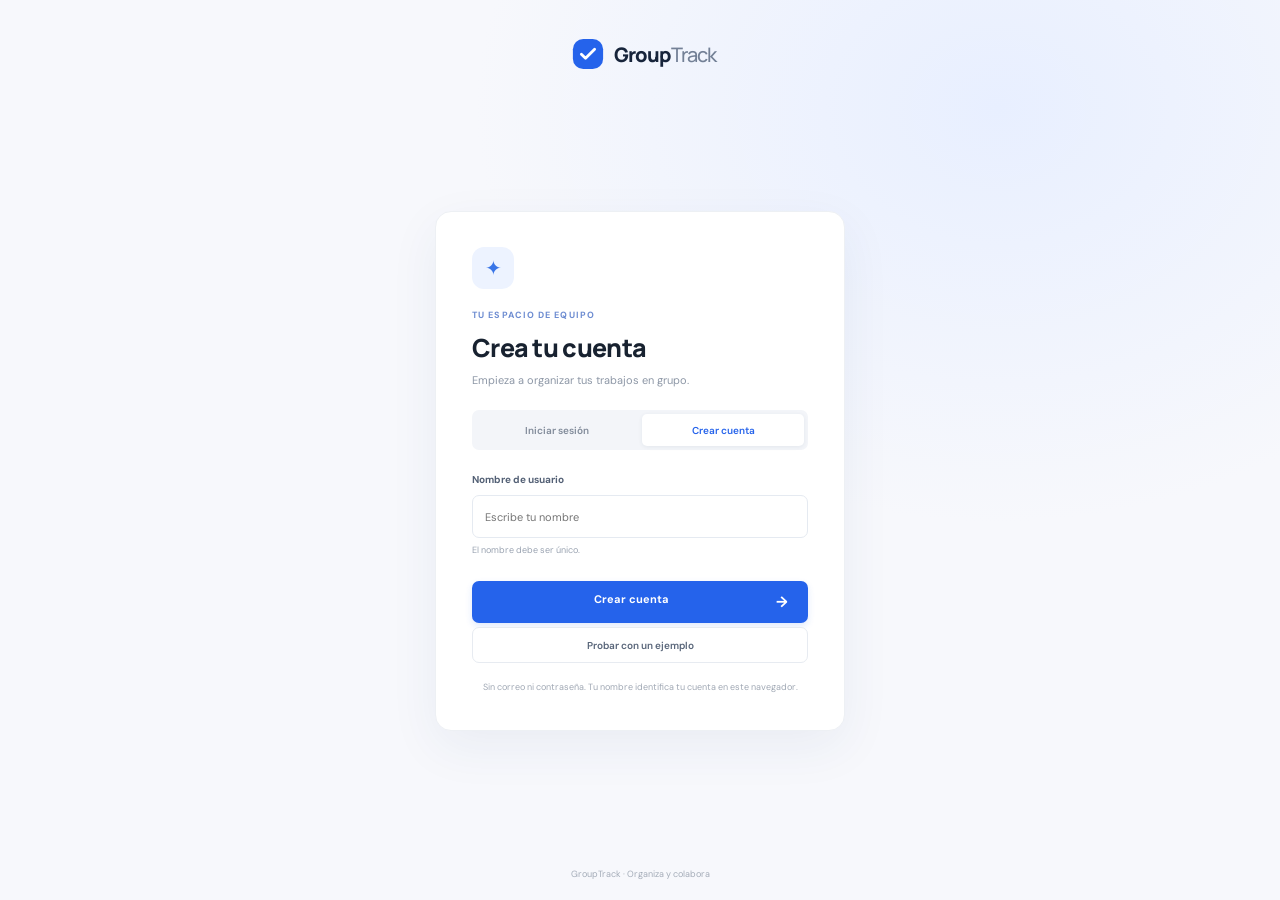
<file: index.html>
<!doctype html>
<html lang="es">
<head>
  <meta charset="UTF-8" />
  <meta name="viewport" content="width=device-width, initial-scale=1" />
  <meta name="theme-color" content="#f7f8fc" />
  <title>GroupTrack</title>
  <link rel="preconnect" href="https://fonts.googleapis.com">
  <link rel="preconnect" href="https://fonts.gstatic.com" crossorigin>
  <link href="https://fonts.googleapis.com/css2?family=DM+Sans:wght@400;500;600;700&family=Manrope:wght@500;600;700;800&display=swap" rel="stylesheet">
  <link rel="stylesheet" href="styles.css" />
</head>
<body>
  <section id="registerScreen" class="register-screen">
    <a class="brand register-brand" href="#"><span class="brand-mark"><svg viewBox="0 0 36 36"><rect x="2" y="2" width="32" height="32" rx="11" fill="currentColor"/><path d="M11 18.2 15.4 22.5 25 13" fill="none" stroke="white" stroke-width="3" stroke-linecap="round" stroke-linejoin="round"/></svg></span><span>Group<span class="brand-light">Track</span></span></a>
    <main class="register-card">
      <span class="register-icon">✦</span>
      <p class="register-eyebrow">TU ESPACIO DE EQUIPO</p>
      <h1 id="authTitle">Crea tu cuenta</h1>
      <p class="register-intro" id="authIntro">Empieza a organizar tus trabajos en grupo.</p>
      <div class="auth-switch" role="tablist" aria-label="Acceso"><button id="loginMode" type="button" role="tab" aria-selected="false">Iniciar sesión</button><button id="registerMode" type="button" role="tab" aria-selected="true">Crear cuenta</button></div>
      <form id="registerForm">
        <label for="registerName">Nombre de usuario</label>
        <input id="registerName" name="name" type="text" minlength="2" maxlength="32" autocomplete="nickname" placeholder="Escribe tu nombre" required />
        <p class="input-hint" id="authHint">El nombre debe ser único.</p>
        <p class="form-error" id="registerError" role="alert"></p>
        <button class="primary-button register-submit" id="authSubmit" type="submit">Crear cuenta <span>→</span></button>
              <button class="secondary-button full-button" id="demoButton" type="button">Probar con un ejemplo</button>
      </form>
      <p class="register-note">Sin correo ni contraseña. Tu nombre identifica tu cuenta en este navegador.</p>
    </main>
    <p class="register-footer">GroupTrack · Organiza y colabora</p>
  </section>

  <div class="app-shell" id="appShell" hidden>
    <aside class="sidebar" id="sidebar">
      <a class="brand" href="#dashboard"><span class="brand-mark"><svg viewBox="0 0 36 36"><rect x="2" y="2" width="32" height="32" rx="11" fill="currentColor"/><path d="M11 18.2 15.4 22.5 25 13" fill="none" stroke="white" stroke-width="3" stroke-linecap="round" stroke-linejoin="round"/></svg></span><span>Group<span class="brand-light">Track</span></span></a>
      <div class="workspace-switch"><span class="workspace-icon" id="userInitial">?</span><span class="workspace-copy"><strong id="workspaceUser">Mi espacio</strong><small>Espacio personal</small></span></div>
      <div class="nav-label">TU ESPACIO</div>
      <nav class="main-nav" aria-label="Navegación">
        <button class="nav-item active" data-page="dashboard"><span class="nav-icon">▦</span><span>Proyectos</span></button>
        <button class="nav-item" data-page="project"><span class="nav-icon">◫</span><span>Proyecto</span></button>
        <button class="nav-item" data-page="tasks"><span class="nav-icon">☷</span><span>Tareas</span></button>
        <button class="nav-item" data-page="calendar"><span class="nav-icon">▣</span><span>Calendario</span></button>
        <button class="nav-item" data-page="participation"><span class="nav-icon">◉</span><span>Participación</span></button>
        <button class="nav-item" data-page="notifications"><span class="nav-icon">♧</span><span>Notificaciones</span></button>
      </nav>
    </aside>
    <main class="main-area">
      <header class="topbar"><button class="back-button" id="backButton" aria-label="Volver" title="Volver">←</button><button class="mobile-menu" id="mobileMenu" aria-label="Abrir menú">☰</button><div class="crumb"><span>GroupTrack</span><span class="crumb-slash">/</span><strong id="crumbTitle">Proyectos</strong></div><div class="top-actions"><button class="icon-button notification-button" data-page="notifications" aria-label="Notificaciones">♧</button><span class="top-divider"></span><div class="profile-menu"><button class="top-avatar" id="topInitial" aria-label="Cuenta" aria-expanded="false">?</button><div class="profile-popover" id="profilePopover" hidden><strong id="topProfileName">Usuario</strong><button id="logoutButton">Cerrar sesión <span>↪</span></button></div></div></div></header>
      <div class="page-wrap">
        <section class="page active-page" id="page-dashboard"></section>
        <section class="page" id="page-project"></section>
        <section class="page" id="page-tasks"></section>
        <section class="page" id="page-calendar"></section>
        <section class="page" id="page-documents"></section>
        <section class="page" id="page-participation"></section>
        <section class="page" id="page-notifications"></section>
      </div>
    </main>
  </div>
  <div class="modal-backdrop" id="modalBackdrop" aria-hidden="true"><div class="modal" role="dialog" aria-modal="true" aria-labelledby="modalTitle"><button class="modal-close" id="modalClose" aria-label="Cerrar">×</button><span class="modal-icon">✦</span><h2 id="modalTitle"></h2><p id="modalDesc"></p><form id="dataForm"></form></div></div>
  <div class="toast" id="toast" role="status"></div>
  <script src="app.js?v=20261030-wireframe-final"></script>
</body>
</html>
</file>
<file: styles.css>
:root{--blue:#2563eb;--blue-dark:#1d4ed8;--ink:#182230;--muted:#8993a4;--line:#edf0f4;--bg:#f7f8fc;--white:#fff;--green:#16a675;--shadow:0 3px 14px rgba(19,35,65,.035)}*{box-sizing:border-box}body{margin:0;background:var(--bg);color:var(--ink);font-family:'DM Sans',sans-serif;font-size:14px;-webkit-font-smoothing:antialiased}button,input,textarea{font:inherit}button{cursor:pointer}h1,h2,h3,p{margin:0}.app-shell{min-height:100vh}.sidebar{width:248px;position:fixed;inset:0 auto 0 0;background:#fff;border-right:1px solid #edf0f4;padding:24px 15px 12px;display:flex;flex-direction:column;z-index:5}.brand{height:40px;display:flex;align-items:center;gap:9px;padding-left:7px;text-decoration:none;color:#17243b;font:800 20px Manrope,sans-serif;letter-spacing:-.8px}.brand-mark{width:34px;height:34px;color:var(--blue)}.brand-mark svg{display:block}.brand-light{font-weight:500;color:#738096}.workspace-switch{margin:27px 0 29px;padding:11px 10px;border:1px solid #eef0f4;border-radius:10px;display:flex;align-items:center;gap:9px}.workspace-icon{height:31px;width:31px;display:grid;place-items:center;border-radius:9px;background:#ecf3ff;color:var(--blue);font-weight:700}.workspace-copy,.profile-copy{display:flex;flex-direction:column;gap:3px;flex:1}.workspace-copy strong,.profile-copy strong{font-size:12px}.workspace-copy small,.profile-copy small{font-size:10px;color:#9aa3b2}.chevron{color:#929bad}.nav-label{font-size:9px;font-weight:700;letter-spacing:1.1px;color:#a1a9b6;padding:0 10px 10px}.second-label{margin-top:25px}.main-nav{display:grid;gap:4px}.nav-item{border:0;background:transparent;width:100%;height:40px;padding:0 10px;display:flex;align-items:center;gap:12px;border-radius:8px;text-align:left;color:#727d8f;font-size:12px;transition:.15s}.nav-item:hover{background:#f6f8fc;color:#3b4658}.nav-item.active{background:#edf3ff;color:var(--blue);font-weight:700}.nav-icon{width:17px;text-align:center;font-size:17px;line-height:1}.nav-count{margin-left:auto;background:#fff;color:var(--blue);border:1px solid #e4ecff;border-radius:12px;padding:2px 7px;font-size:10px}.nav-count.pale{background:#f0f2f6;color:#748094;border-color:transparent}.notification-dot{height:6px;width:6px;margin-left:auto;border-radius:50%;background:#f37b68}.sidebar-bottom{margin-top:auto}.help-card{background:#f6f8fc;border:1px solid #eff1f5;border-radius:10px;padding:13px 12px;margin-bottom:15px;position:relative}.help-spark{color:#e8a73a;position:absolute;right:13px;top:12px}.help-card strong{display:block;font-size:11px;margin-bottom:5px}.help-card small{font-size:10px;color:#909aab}.help-card button{display:flex;justify-content:space-between;width:100%;margin-top:11px;background:none;border:0;padding:0;color:var(--blue);font-size:10px;font-weight:700}.profile{width:100%;display:flex;align-items:center;gap:9px;border:0;border-top:1px solid #f0f1f5;background:white;padding:13px 3px 3px;text-align:left}.avatar,.top-avatar{flex:0 0 auto;width:31px;height:31px;border-radius:50%;display:grid;place-items:center;font-size:10px;font-weight:700}.avatar-blue{background:#e9f0ff;color:#4d73cb}.avatar-green{background:#e5f6ee;color:#27875f}.avatar-purple{background:#eee9ff;color:#8064ca}.avatar-orange{background:#fff0e8;color:#d7794b}.avatar-pink{background:#ffeaf1;color:#c76183}.avatar-yellow{background:#fff6dc;color:#ac871e}.more{font-size:20px;color:#8c96a5}.main-area{margin-left:248px;min-height:100vh}.topbar{height:68px;background:rgba(255,255,255,.86);border-bottom:1px solid #edf0f4;display:flex;align-items:center;justify-content:space-between;padding:0 37px;position:sticky;top:0;z-index:4;backdrop-filter:blur(14px)}.crumb{display:flex;gap:10px;align-items:center;font-size:11px;color:#9aa3b2}.crumb strong{font-weight:600;color:#344054}.crumb-slash{color:#d6dbe3}.top-actions{display:flex;align-items:center;gap:17px}.search{width:218px;height:34px;border:1px solid #edf0f4;border-radius:7px;display:flex;align-items:center;padding:0 8px;color:#98a1af;gap:7px}.search span{font-size:21px}.search input{border:0;outline:0;min-width:0;width:100%;font-size:11px;background:transparent}.search kbd{white-space:nowrap;font:9px 'DM Sans';border:1px solid #e9ebf0;border-radius:3px;padding:2px 4px;color:#a2a9b4}.icon-button{border:0;background:none;color:#6d7889;font-size:20px;position:relative}.notification-button i{position:absolute;width:5px;height:5px;background:#f17d6e;border:1px solid #fff;border-radius:50%;right:1px;top:2px}.top-divider{height:22px;width:1px;background:#edf0f4}.top-avatar{border:0;background:#e7efff;color:#5677c5}.mobile-menu{display:none}.page-wrap{max-width:1380px;padding:31px 38px 50px;margin:0 auto}.page{display:none}.page.active-page{display:block;animation:fade .22s ease}@keyframes fade{from{opacity:0;transform:translateY(4px)}to{opacity:1;transform:none}}.welcome-row{display:flex;align-items:flex-end;justify-content:space-between;margin-bottom:24px}.eyebrow{font-size:9px;letter-spacing:.9px;color:#929cad;font-weight:700;margin-bottom:9px}.sun{color:#e6a735;font-size:13px;margin-right:4px}h1{font:800 27px Manrope,sans-serif;letter-spacing:-.8px}.wave{color:#f2b957;font-size:21px}.page-subtitle{color:#8a94a4;font-size:11px;margin-top:6px}.primary-button{height:37px;padding:0 15px;border:0;border-radius:7px;background:var(--blue);color:white;font-size:11px;font-weight:700;box-shadow:0 3px 7px #2563eb24;transition:.17s}.primary-button:hover{background:var(--blue-dark);transform:translateY(-1px)}.primary-button>span{font-size:15px;margin-right:5px;vertical-align:-1px}.stats-grid{display:grid;grid-template-columns:repeat(4,minmax(0,1fr));gap:14px;margin-bottom:17px}.stat-card,.panel{background:#fff;border:1px solid #edf0f4;border-radius:10px;box-shadow:var(--shadow)}.stat-card{padding:15px 16px 13px;min-height:125px}.stat-top{display:flex;justify-content:space-between;align-items:center;margin-bottom:9px}.stat-icon{height:27px;width:27px;display:grid;place-items:center;border-radius:7px;font-size:15px}.blue-icon{background:#edf3ff;color:#4780ed}.purple-icon{background:#f1edff;color:#8b6de0}.orange-icon{background:#fff3e6;color:#df9b41}.green-icon{background:#e7f7f0;color:#27a77a}.stat-trend{font-size:9px;color:#26a276;background:#eaf8f2;padding:4px 6px;border-radius:4px}.due-chip{font-size:9px;color:#dc9240;background:#fff6e9;padding:4px 7px;border-radius:4px}.stat-number{font:800 22px Manrope,sans-serif;letter-spacing:-.5px}.stat-number small{font:600 11px 'DM Sans';color:#8993a4}.stat-label{font-size:10px;color:#606c7e;margin-top:1px}.stat-foot{font-size:9px;color:#a0a8b5;margin-top:8px}.content-grid{display:grid;grid-template-columns:1.55fr 1fr;gap:15px;margin-bottom:16px}.panel{padding:17px 17px 14px}.panel-heading{display:flex;align-items:flex-start;justify-content:space-between;margin-bottom:14px}.panel-heading h2{font:700 13px Manrope,sans-serif;letter-spacing:-.2px}.panel-heading p{font-size:9px;color:#9aa3b1;margin-top:4px}.text-button,.dots-button{border:0;background:none;color:var(--blue);font-size:10px;font-weight:600;padding:2px}.text-button span{font-size:14px;margin-left:5px}.dots-button{font-size:17px;color:#8993a4}.projects-list{display:grid;gap:9px}.project-card{border:1px solid #eff1f5;border-radius:8px;padding:11px 12px;display:grid;grid-template-columns:minmax(0,1fr) auto;gap:8px;align-items:center;transition:.16s;cursor:pointer}.project-card:hover{border-color:#cbdafe;box-shadow:0 4px 13px #3e69bd0c}.project-main{display:flex;align-items:center;gap:9px;min-width:0}.project-mark{height:32px;width:32px;border-radius:8px;display:grid;place-items:center;font-size:15px}.project-mark.blue{background:#edf3ff;color:#4780ed}.project-mark.violet{background:#f2edff;color:#8c6dd8}.project-mark.peach{background:#fff0e7;color:#d78a52}.project-info{min-width:0}.project-info strong{display:block;font-size:10px;white-space:nowrap;overflow:hidden;text-overflow:ellipsis}.project-info small{display:block;color:#9ba4b2;font-size:9px;margin-top:4px}.project-right{min-width:115px}.progress-head{display:flex;justify-content:space-between;color:#8993a4;font-size:9px;margin-bottom:6px}.progress-head b{color:#536176;font-weight:600}.progress-track{height:5px;background:#eef1f5;border-radius:5px;overflow:hidden}.progress-fill{height:100%;border-radius:5px;background:#4f81ed}.progress-fill.violet-fill{background:#8a70de}.progress-fill.orange-fill{background:#e2a458}.project-members{display:flex;margin-top:9px}.mini-avatar{height:19px;width:19px;border-radius:50%;border:2px solid white;margin-left:-5px;display:grid;place-items:center;font-size:7px;font-weight:700;background:#e8efff;color:#5876bb}.mini-avatar:first-child{margin-left:0}.mini-avatar.green{background:#e2f5eb;color:#2a8a62}.mini-avatar.pink{background:#ffeaf1;color:#bd6380}.mini-avatar.orange{background:#fff0e5;color:#c57a4c}.mini-avatar.violet{background:#eeeaff;color:#806bc7}.project-card-meta{font-size:9px;color:#929baa;margin-left:5px}.deadline-list{display:grid}.deadline-item{display:flex;align-items:center;gap:10px;padding:8px 0;border-bottom:1px solid #f1f2f5}.deadline-item:last-child{border-bottom:0}.deadline-date{width:32px;height:36px;flex:0 0 auto;border:1px solid #edf0f4;border-radius:6px;display:flex;flex-direction:column;align-items:center;justify-content:center;color:#455166}.deadline-date b{font:700 12px Manrope}.deadline-date small{font-size:7px;color:#9aa3b2;margin-top:1px}.urgent-date{background:#fff5f2;border-color:#ffe7dd;color:#d5785f}.urgent-date small{color:#dd927d}.deadline-copy{display:flex;flex-direction:column;gap:4px;flex:1}.deadline-copy strong{font-size:9px;font-weight:600}.deadline-copy small{font-size:8px;color:#9aa3b2}.deadline-arrow{color:#bdc4ce;font-size:12px}.calendar-link{border:0;background:none;border-top:1px solid #f0f1f5;padding:12px 0 0;margin-top:5px;width:100%;text-align:left;color:var(--blue);font-size:9px;font-weight:600}.calendar-link span{float:right;font-size:14px}.activity-panel{padding-bottom:7px}.activity-panel .panel-heading{margin-bottom:4px}.activity-row{display:flex;align-items:center;gap:10px;padding:10px 1px;border-bottom:1px solid #f1f2f5}.activity-row:last-child{border-bottom:0}.activity-row .avatar{width:29px;height:29px}.activity-text{font-size:9px;color:#727d8d;line-height:1.5;flex:1}.activity-text strong,.activity-text b{color:#344054;font-weight:600}.activity-text small{display:block;color:#9ba4b2;font-size:8px}.activity-time{font-size:8px;color:#a4acb8;align-self:flex-start;padding-top:3px}.subpage-head{display:flex;align-items:flex-end;justify-content:space-between;margin-bottom:22px}.subpage-head h1{font-size:24px}.subpage-head p{font-size:11px;color:#8a94a4;margin-top:6px}.subpage-grid{display:grid;grid-template-columns:1fr 1fr;gap:15px}.wide-panel{grid-column:1/-1}.panel-table{width:100%;border-collapse:collapse}.panel-table th{text-align:left;font-size:9px;color:#9aa3b1;font-weight:600;padding:10px 8px;border-bottom:1px solid #eef0f4}.panel-table td{padding:12px 8px;border-bottom:1px solid #f1f2f5;font-size:10px;color:#556174}.panel-table tr:last-child td{border-bottom:0}.status-pill,.priority-pill{border-radius:12px;padding:4px 8px;font-size:8px;background:#f2f4f7;color:#798395;white-space:nowrap}.status-done{background:#e9f8f0;color:#239568}.status-progress{background:#eef3ff;color:#4b75d2}.status-pending{background:#fff5e8;color:#ce8a36}.priority-high{color:#d87367;background:#fff0ed}.priority-medium{color:#d28b34;background:#fff6e7}.priority-low{color:#369673;background:#eaf8f1}.task-title{font-weight:600;color:#344054}.filter-select{height:32px;border:1px solid #edf0f4;background:white;border-radius:6px;padding:0 9px;color:#687487;font-size:10px;margin-left:6px}.filters{display:flex;gap:6px}.calendar-toolbar{display:flex;align-items:center;gap:13px}.calendar-toolbar strong{font:700 13px Manrope}.month-arrow{border:1px solid #edf0f4;background:white;border-radius:5px;width:26px;height:26px;color:#737f90}.calendar-grid{display:grid;grid-template-columns:repeat(7,1fr);border-top:1px solid #edf0f4;border-left:1px solid #edf0f4}.cal-dayname{padding:10px 7px;text-align:center;color:#9aa3b1;font-size:9px;font-weight:600;border-right:1px solid #edf0f4}.cal-cell{min-height:76px;background:white;padding:7px;border-right:1px solid #edf0f4;border-top:1px solid #edf0f4;font-size:9px;color:#7c8797}.cal-cell.muted{color:#c2c8d1;background:#fcfcfd}.cal-cell.today{background:#f5f8ff}.cal-cell.today .day-number{display:grid;place-items:center;border-radius:50%;background:var(--blue);color:white;width:19px;height:19px}.day-number{display:inline-grid;place-items:center;width:19px;height:19px}.cal-event{display:block;background:#eef3ff;color:#4f76cf;border-radius:3px;padding:3px 4px;margin-top:4px;white-space:nowrap;overflow:hidden;text-overflow:ellipsis;font-size:8px}.cal-event.meeting{background:#f3edff;color:#8269c7}.cal-event.deadline{background:#fff1e8;color:#c77b48}.upload-zone{border:1px dashed #cbd7eb;background:#f9fbff;border-radius:9px;padding:25px;text-align:center;color:#8490a3;margin-bottom:16px}.upload-zone span{font-size:24px;color:#6890e8}.upload-zone strong{display:block;color:#4b586d;font-size:11px;margin:8px}.upload-zone p{font-size:9px}.upload-zone button{background:none;border:0;color:var(--blue);font-size:9px;font-weight:700}.doc-name{display:flex;align-items:center;gap:8px}.file-icon{width:27px;height:29px;border-radius:5px;display:grid;place-items:center;background:#fff0ee;color:#da7266;font-size:10px;font-weight:700}.file-icon.ppt{background:#fff3e6;color:#dc9544}.file-icon.doc{background:#edf3ff;color:#557fda}.file-icon.pdf{background:#fff0ee;color:#df7060}.row-actions{display:flex;gap:7px}.row-actions button{border:1px solid #edf0f4;background:white;color:#7a8595;border-radius:5px;width:25px;height:25px}.contribution-row{display:grid;grid-template-columns:150px 1fr 100px;align-items:center;gap:18px;padding:14px 4px;border-bottom:1px solid #f0f1f5}.contribution-user{display:flex;align-items:center;gap:9px}.contribution-user strong{font-size:10px}.contribution-user small{display:block;font-size:8px;color:#9aa3b2;margin-top:3px}.contribution-bar{height:8px;background:#f0f2f6;border-radius:8px;overflow:hidden}.contribution-bar span{height:100%;display:block;background:#4e80ec;border-radius:8px}.contribution-percent{text-align:right;font:700 12px Manrope}.contribution-percent small{display:block;color:#9ba4b2;font:9px 'DM Sans';margin-top:3px}.chart-bars{height:155px;display:flex;align-items:flex-end;justify-content:space-around;border-bottom:1px solid #eef0f4;margin:15px 12px 0;padding:0 15px}.chart-bar-group{height:100%;display:flex;flex-direction:column;align-items:center;justify-content:flex-end;gap:7px}.chart-bar{width:26px;border-radius:5px 5px 0 0;background:#7799ed;position:relative}.chart-bar.secondary{position:absolute;width:8px;height:35%;background:#c6d4f5;right:-7px;bottom:0;border-radius:3px 3px 0 0}.chart-bar-group label{font-size:8px;color:#929baa;margin-bottom:-18px}.notification-card{display:flex;gap:12px;padding:14px 3px;border-bottom:1px solid #f0f1f5}.notification-icon{height:32px;width:32px;border-radius:9px;display:grid;place-items:center;background:#eef3ff;color:#4d7de1;font-size:15px}.notification-icon.orange{background:#fff5e9;color:#d69548}.notification-icon.green{background:#e9f8f0;color:#31a177}.notification-card strong{font-size:10px}.notification-card p{font-size:9px;color:#7f8999;margin-top:4px}.notification-card small{font-size:8px;color:#a4acb8;display:block;margin-top:6px}.notification-card.unread:after{content:'';margin:11px 4px 0 auto;flex:0 0 6px;height:6px;background:#4d7de1;border-radius:50%}.group-card{border:1px solid #edf0f4;border-radius:8px;padding:14px;margin-bottom:9px}.group-head{display:flex;justify-content:space-between;align-items:center;margin-bottom:12px}.group-head strong{font-size:11px}.group-head small{display:block;color:#99a2b0;font-size:9px;margin-top:4px}.group-progress{display:flex;align-items:center;gap:10px}.group-progress .progress-track{flex:1}.group-progress b{font-size:10px}.group-members{display:flex;gap:15px;margin-top:13px}.group-member{display:flex;align-items:center;gap:6px;font-size:9px;color:#6d7889}.low-tag{font-size:8px;color:#d48638;background:#fff5e8;padding:4px 7px;border-radius:10px}.modal-backdrop{position:fixed;inset:0;background:#17243b66;z-index:20;display:none;align-items:center;justify-content:center;padding:16px}.modal-backdrop.open{display:flex}.modal{width:min(100%,480px);background:white;border-radius:14px;padding:26px;position:relative;box-shadow:0 20px 70px #0a1c392b;animation:fade .18s}.modal-close{position:absolute;right:17px;top:14px;border:0;background:none;color:#9aa3b2;font-size:23px}.modal-icon{width:35px;height:35px;background:#edf3ff;color:#4d7de1;border-radius:10px;display:grid;place-items:center;margin-bottom:13px}.modal h2{font:700 20px Manrope;letter-spacing:-.5px}.modal>p{font-size:10px;color:#929baa;margin-top:5px;margin-bottom:20px}.modal form{display:grid;gap:13px}.modal label{font-size:10px;color:#526074;font-weight:600;display:grid;gap:6px}.modal input,.modal textarea{width:100%;border:1px solid #e9edf2;border-radius:6px;padding:10px;outline:none;font-size:10px;color:#344054;background:#fff}.modal input:focus,.modal textarea:focus{border-color:#7ea3f1;box-shadow:0 0 0 3px #2563eb12}.modal textarea{resize:vertical}.form-row{display:grid;grid-template-columns:1fr 1fr;gap:12px}.full-button{width:100%;margin-top:4px}.full-button span{float:right}.toast{position:fixed;bottom:22px;left:50%;transform:translate(-50%,15px);padding:11px 16px;border-radius:8px;background:#17243b;color:white;font-size:11px;z-index:30;opacity:0;pointer-events:none;transition:.2s;box-shadow:0 6px 20px #10182830}.toast.show{opacity:1;transform:translate(-50%,0)}.empty-state{text-align:center;padding:26px;color:#929baa;font-size:11px}
@media(min-width:1450px){.page-wrap{padding-top:38px}.stats-grid{gap:17px}.stat-card{min-height:139px;padding:18px}.panel{padding:20px}.project-card{padding:13px}}
@media(max-width:1050px){.sidebar{width:220px}.main-area{margin-left:220px}.page-wrap{padding:27px 24px 42px}.topbar{padding:0 25px}.stats-grid{grid-template-columns:repeat(2,1fr)}.content-grid{grid-template-columns:1fr}.deadlines-panel{order:2}}
@media(max-width:720px){.sidebar{transform:translateX(-100%);transition:transform .22s;box-shadow:10px 0 30px #17243b16}.sidebar.open{transform:translateX(0)}.main-area{margin-left:0}.topbar{height:58px;padding:0 16px}.mobile-menu{display:block;background:none;border:0;color:#59677c;font-size:19px;margin-right:10px}.crumb{margin-right:auto}.top-actions{gap:11px}.search{width:35px;border:0;padding:0;justify-content:center}.search input,.search kbd{display:none}.search span{font-size:22px}.page-wrap{padding:23px 15px 35px}.welcome-row{align-items:flex-start;gap:14px;flex-direction:column}.welcome-row .primary-button{align-self:stretch}.welcome-row h1{font-size:24px}.stats-grid{gap:9px}.stat-card{padding:12px;min-height:117px}.content-grid{gap:11px}.panel{padding:14px}.activity-time{display:none}.subpage-head{align-items:flex-start;gap:12px;flex-direction:column}.subpage-head .primary-button{align-self:flex-end;margin-top:-4px}.subpage-grid{grid-template-columns:1fr}.wide-panel{grid-column:auto}.panel-table{min-width:580px}.table-wrap{overflow-x:auto}.filters{flex-wrap:wrap}.filter-select{margin-left:0}.cal-cell{min-height:57px;padding:4px}.cal-event{font-size:0;height:5px;padding:0;margin-top:4px}.calendar-grid{overflow:hidden}.calendar-toolbar{gap:7px}.calendar-toolbar strong{font-size:11px}.contribution-row{grid-template-columns:105px 1fr 57px;gap:10px}.contribution-user{gap:6px}.contribution-user .avatar{width:26px;height:26px}.form-row{grid-template-columns:1fr}.modal{padding:22px}.project-right{min-width:95px}.project-card-meta{display:none}}
.project-facts{display:grid;grid-template-columns:repeat(3,1fr);gap:12px;padding:17px 0 10px}.project-facts>div{display:flex;flex-direction:column;gap:6px}.project-facts small{font-size:8px;letter-spacing:.7px;color:#9aa3b1}.project-facts strong{font-size:10px;color:#465368}.members-strip{display:flex;align-items:center;gap:15px;padding-top:14px;border-top:1px solid #f0f1f5;flex-wrap:wrap}.members-strip .text-button{margin-left:auto}.big-progress{display:flex;align-items:baseline;gap:8px;margin:19px 0 12px}.big-progress strong{font:800 30px Manrope;letter-spacing:-1px}.big-progress span{font-size:10px;color:#8993a4}.summary-points{display:grid;gap:10px;margin-top:16px;font-size:9px;color:#697588}.rank-number{font:700 12px Manrope;color:#7a8ba7;width:24px}.rank-medal{color:#e5ac3f}.login-body{background:#fff}.login-layout{min-height:100vh;display:grid;grid-template-columns:1.05fr .95fr}.login-showcase{background:#f5f7fc;position:relative;overflow:hidden;padding:30px 6vw;display:flex;flex-direction:column}.login-showcase:before,.login-showcase:after{content:'';position:absolute;border-radius:50%;border:1px solid #dfe7f5;width:450px;height:450px;right:-170px;top:-200px}.login-showcase:after{width:620px;height:620px;right:-255px;top:-280px}.login-brand{position:relative;z-index:1}.showcase-copy{width:min(490px,100%);margin:auto 0;position:relative;z-index:1;padding:50px 0}.showcase-tag{font-size:9px;letter-spacing:1px;color:#5f81cb;font-weight:700}.showcase-copy h1{font-size:42px;line-height:1.2;letter-spacing:-1.5px;margin-top:15px}.showcase-copy h1 em{font-style:normal;color:var(--blue)}.showcase-copy>p{color:#8792a4;font-size:13px;line-height:1.8;max-width:360px;margin-top:13px}.showcase-preview{margin-top:28px;max-width:390px;background:#fff;border:1px solid #e9edf4;border-radius:12px;box-shadow:0 15px 45px #2e4c7e12;transform:rotate(-1deg)}.preview-top{height:34px;border-bottom:1px solid #f0f1f5;display:flex;align-items:center;gap:5px;padding:0 12px}.preview-dot{width:6px;height:6px;border-radius:50%;background:#d9dfe8}.preview-top small{margin-left:auto;font-size:8px;color:#9aa3b2}.preview-inner{padding:16px}.preview-title{font-size:10px;font-weight:700;display:flex;justify-content:space-between;margin-bottom:9px}.preview-title span{color:var(--blue)}.preview-task{display:flex;align-items:center;gap:8px;border-bottom:1px solid #f2f3f6;padding:9px 0;font-size:9px;color:#687487}.preview-task small{margin-left:auto;color:#a2aab6;font-size:8px}.preview-check{color:#29a57a}.preview-check.pending{color:#d99a48}.preview-people{display:flex;align-items:center;padding-top:11px}.preview-people .mini-avatar{margin-left:-4px}.preview-people .mini-avatar:first-child{margin-left:0}.preview-people small{font-size:8px;color:#99a2b0;margin-left:5px}.showcase-footer{position:relative;z-index:1;display:flex;justify-content:space-between;color:#9aa3b1;font-size:9px}.login-content{display:grid;place-items:center;padding:35px}.login-form{width:min(100%,360px)}.login-welcome{text-align:center;margin-bottom:27px}.login-icon{width:38px;height:38px;border-radius:11px;background:#edf3ff;color:#4f7fe5;display:grid;place-items:center;margin:0 auto 14px}.login-welcome h2{font:700 20px Manrope;letter-spacing:-.5px}.login-welcome p{font-size:10px;color:#919baa;margin-top:7px}.login-form>label{display:block;font-size:10px;color:#536075;font-weight:600;margin:15px 0}.input-wrap{height:41px;border:1px solid #e9edf2;border-radius:6px;display:flex;align-items:center;gap:9px;padding:0 10px;margin-top:7px;color:#9aa3b1}.input-wrap input{border:0;outline:0;flex:1;min-width:0;font-size:10px;color:#344054}.input-wrap input::placeholder{color:#b2b9c3}.show-password{border:0;background:none;color:#6688d4;font-size:9px}.login-options{display:flex;justify-content:space-between;align-items:center;font-size:9px;margin:13px 0 17px}.remember{display:flex;align-items:center;gap:5px;color:#7d8796}.remember input{accent-color:var(--blue)}.forgot{border:0;background:none;color:var(--blue);font-size:9px}.login-submit{width:100%;height:41px}.login-submit span{float:right}.login-separator{display:flex;align-items:center;gap:11px;color:#a2aab6;font-size:9px;margin:19px 0}.login-separator span{height:1px;background:#edf0f4;flex:1}.university-button{height:39px;width:100%;border:1px solid #e9edf2;background:#fff;border-radius:6px;color:#586477;font-size:10px;font-weight:600;display:flex;align-items:center;justify-content:center;gap:8px}.university-mark{height:19px;width:19px;display:grid;place-items:center;border-radius:5px;background:#edf3ff;color:#4f7fe5;font-size:10px}.create-account{text-align:center;margin-top:22px;color:#8b95a4;font-size:10px}.create-account button{border:0;background:none;color:var(--blue);font-weight:700}.login-terms{text-align:center;color:#a3abb7;font-size:8px;line-height:1.6;margin-top:26px}.login-terms a{color:#7387ae;text-decoration:none}.modal select{width:100%;border:1px solid #e9edf2;border-radius:6px;padding:10px;background:#fff;color:#344054;font-size:10px}.top-avatar{cursor:pointer}
@media(max-width:760px){.login-layout{grid-template-columns:1fr}.login-showcase{display:none}.login-content{min-height:100vh;padding:24px}.project-facts{grid-template-columns:1fr 1fr}.project-facts>div:last-child{grid-column:1/-1}}

[hidden]{display:none!important}
.register-screen{min-height:100vh;background:radial-gradient(ellipse at 78% 12%,#e8efff 0,transparent 37%),#f7f8fc;display:flex;flex-direction:column;align-items:center;padding:34px 20px 20px}
.register-brand{margin:0 auto}
.register-card{width:min(100%,410px);margin:auto;background:#fff;border:1px solid #edf0f4;border-radius:16px;padding:35px 36px;box-shadow:0 16px 50px #263d6810}
.register-icon{width:42px;height:42px;display:grid;place-items:center;background:#edf3ff;color:#3975e7;border-radius:12px;font-size:20px;margin-bottom:20px}
.register-eyebrow{font-size:9px;font-weight:700;letter-spacing:1.1px;color:#6d8cd1;margin-bottom:9px}
.register-card h1{font:800 25px Manrope,sans-serif;letter-spacing:-.7px}
.register-intro{font-size:11px;color:#8d97a6;margin-top:8px;margin-bottom:23px}
.register-card form>label{font-size:10px;font-weight:700;color:#536075}
.register-card input{height:43px;width:100%;margin-top:8px;border:1px solid #e5eaf1;border-radius:7px;padding:0 12px;outline:0;font-size:11px}
.register-card input:focus{border-color:#78a0f3;box-shadow:0 0 0 3px #2563eb14}
.input-hint{font-size:9px;color:#9aa3b1;margin-top:6px}
.form-error{min-height:16px;font-size:9px;color:#d45656;margin-top:6px}
.register-submit{height:42px;width:100%;margin-top:3px}
.register-submit span{float:right}
.register-note{font-size:9px;color:#a0a8b4;text-align:center;line-height:1.5;margin-top:18px}
.register-footer{font-size:9px;color:#a4acb8}
.empty-panel{background:white;border:1px dashed #dce3ee;border-radius:10px;padding:38px 20px;text-align:center;margin-top:14px}
.empty-panel h2{font:700 14px Manrope;color:#344054;margin:10px 0 6px}
.empty-panel p{font-size:10px;color:#8993a4;margin:0 auto 16px;max-width:320px}
.empty-icon{display:grid;place-items:center;width:38px;height:38px;margin:auto;border-radius:11px;background:#edf3ff;color:#4e7fe4;font-size:20px}
#appShell[hidden]{display:none!important}
@media(max-width:600px){.register-screen{padding:25px 16px 18px}.register-card{padding:27px 23px}.register-card h1{font-size:22px}}
.back-button{border:1px solid #e8ecf2;background:#fff;color:#687588;border-radius:6px;width:30px;height:30px;font-size:16px;margin-right:10px}.back-button:hover,.secondary-button:hover{border-color:#c6d5f3;color:#2563eb}.header-button-row{display:flex;align-items:center;gap:7px;flex-wrap:wrap;justify-content:flex-end}.secondary-button{height:36px;padding:0 12px;background:#fff;border:1px solid #e7ebf1;border-radius:7px;color:#586579;font-size:10px;font-weight:600}.modal input[readonly]{background:#f7f8fb;color:#5b6678}.modal .input-hint{line-height:1.5}.topbar{gap:0}@media(max-width:720px){.back-button{margin-right:5px}.header-button-row{width:100%;justify-content:flex-start}.header-button-row button{flex:1}}.profile-menu{position:relative}.profile-popover{position:absolute;right:0;top:calc(100% + 10px);width:190px;background:#fff;border:1px solid #e9edf2;border-radius:9px;padding:12px;box-shadow:0 10px 28px #14233c20;z-index:12}.profile-popover strong{display:block;font-size:11px;color:#344054;padding:2px 4px 10px}.profile-popover button{width:100%;display:flex;justify-content:space-between;align-items:center;border:0;border-top:1px solid #eff1f5;background:#fff;padding:10px 4px 3px;color:#5a6678;font-size:10px;text-align:left}.profile-popover button:hover{color:#2563eb}.profile-popover button span{font-size:14px}.sidebar-bottom{margin-top:auto}.auth-switch{display:grid;grid-template-columns:1fr 1fr;gap:4px;margin:0 0 19px;padding:4px;background:#f3f5f9;border-radius:7px}.auth-switch button{height:32px;border:0;border-radius:5px;background:transparent;color:#818b9a;font-size:10px;font-weight:600}.auth-switch button[aria-selected="true"]{background:#fff;color:#2563eb;box-shadow:0 1px 4px #1c315013}

.wire-hero{display:flex;align-items:center;justify-content:space-between;gap:20px;margin:3px 0 25px}.wire-hero .eyebrow{margin-bottom:8px}.wire-hero h1{font-size:28px}.wire-stats{display:grid;grid-template-columns:repeat(3,minmax(0,1fr));gap:14px;margin-bottom:16px}.wire-stat{background:#fff;border:1px solid #e8edf5;border-radius:11px;display:flex;align-items:center;gap:13px;padding:15px 17px;text-align:left;box-shadow:0 3px 12px #18223007;transition:.18s}.wire-stat:hover,.wire-project-card:hover,.wire-add-card:hover{border-color:#b9cdf9;box-shadow:0 8px 22px #2563eb12;transform:translateY(-2px)}.wire-stat-icon{width:35px;height:35px;border-radius:10px;display:grid;place-items:center;background:#edf3ff;color:#3971df;font-size:17px}.wire-stat-icon.lavender{background:#f2edff;color:#8c68d8}.wire-stat-icon.mint{background:#e9f8f1;color:#2d9b70}.wire-stat span:last-child{display:grid;gap:2px}.wire-stat b{font:700 19px Manrope;color:#27364d}.wire-stat small{font-size:10px;color:#8993a4}.wire-dashboard-grid{display:grid;grid-template-columns:minmax(0,1.65fr) minmax(270px,.85fr);gap:15px;align-items:start}.wire-projects,.wire-calendar{padding:19px}.wire-section-head{display:flex;align-items:center;justify-content:space-between;gap:12px;margin-bottom:16px}.wire-section-head h2{font:700 15px Manrope;letter-spacing:-.2px}.wire-section-head p{font-size:10px;color:#939cac;margin-top:4px}.wire-project-grid{display:grid;grid-template-columns:repeat(2,minmax(0,1fr));gap:11px}.wire-project-card,.wire-add-card{min-width:0;min-height:172px;border:1px solid #edf0f4;background:#fff;border-radius:9px;padding:13px;text-align:left;display:flex;flex-direction:column;transition:.18s;color:inherit}.wire-project-top{display:flex;align-items:center;justify-content:space-between;margin-bottom:10px}.project-color{width:29px;height:29px;display:grid;place-items:center;border-radius:8px;font-style:normal;background:#edf3ff;color:#3670e4}.project-color.c1{background:#fff2e7;color:#d88736}.project-color.c2{background:#edf8f2;color:#43a77c}.project-color.c3{background:#f3edff;color:#8a6acb}.project-color.c4{background:#fff0f3;color:#cf6580}.wire-more{font-size:17px;color:#9ba5b4;letter-spacing:1px}.wire-project-card>strong{font-size:11px;line-height:1.4;min-height:16px}.wire-project-card>small{font-size:9px;color:#929baa;margin-top:3px}.wire-progress-label{display:flex;justify-content:space-between;gap:5px;margin:14px 0 6px;font-size:8px;color:#8893a3}.wire-project-card .progress-track{height:5px;background:#eff2f6;border-radius:8px;overflow:hidden}.wire-project-card .progress-fill{height:100%;display:block;border-radius:8px;background:#3974e8}.wire-project-bottom{display:flex;justify-content:space-between;align-items:center;margin-top:12px;font-size:8px;color:#8993a4}.wire-avatars{display:flex;padding-left:4px}.wire-avatars i{width:19px;height:19px;margin-left:-4px;border:2px solid white;border-radius:50%;display:grid;place-items:center;background:#e9f0ff;color:#5475bf;font-size:7px;font-style:normal}.wire-avatars i:nth-child(2){background:#e7f6ed;color:#378b64}.wire-avatars i:nth-child(3){background:#f2edff;color:#8167c2}.wire-add-card{align-items:center;justify-content:center;border-style:dashed;color:#8691a1;gap:7px;min-height:172px}.wire-add-card>span{width:29px;height:29px;border:1px solid #e7ecf3;border-radius:50%;display:grid;place-items:center;color:#4f7de0;font-size:18px}.wire-add-card b{font-size:10px;color:#59677c}.wire-add-card small{font-size:8px}.mini-cal-head{display:flex;align-items:center;justify-content:space-between;padding:3px 0 12px}.mini-cal-head b{text-transform:capitalize;font:700 11px Manrope;color:#46546a}.mini-cal-head button{width:25px;height:25px;border:1px solid #edf0f4;border-radius:6px;background:#fff;color:#758195;font-size:17px;line-height:1}.mini-cal-grid{display:grid;grid-template-columns:repeat(7,1fr);gap:3px;text-align:center}.cal-weekday{padding:4px 0;font-size:8px;font-weight:700;color:#a1a9b6}.mini-day{height:28px;position:relative;display:grid;place-items:center;border:0;border-radius:7px;background:transparent;color:#536176;font-size:9px}.mini-day:not(.empty):hover{background:#f0f5ff;color:#2563eb}.mini-day.empty{pointer-events:none}.mini-day.today{background:#2563eb;color:#fff}.mini-day.has-event:after{content:'';position:absolute;bottom:2px;width:3px;height:3px;background:#f39c4a;border-radius:50%}.mini-day.today.has-event:after{background:#fff}.wire-upcoming-head{display:flex;align-items:center;justify-content:space-between;margin:14px 0 7px;padding-top:12px;border-top:1px solid #f0f2f5}.wire-upcoming-head>b{font-size:9px;color:#4a586d}.text-button{border:0;background:none;padding:3px;color:#3971df;font-size:9px;font-weight:600}.wire-event-list{display:grid}.wire-event{display:flex;align-items:center;gap:8px;width:100%;padding:8px 1px;border:0;border-bottom:1px solid #f3f4f6;background:#fff;text-align:left}.wire-event>span{display:grid;gap:3px;min-width:0;flex:1}.wire-event b{font-size:9px;color:#46546a;overflow:hidden;text-overflow:ellipsis;white-space:nowrap}.wire-event small{font-size:8px;color:#a0a8b5;overflow:hidden;text-overflow:ellipsis;white-space:nowrap}.wire-event time{font-size:8px;color:#8993a4;white-space:nowrap}.event-dot{width:7px;height:7px;border-radius:50%;background:#f0a24c;flex:none}.event-dot.meeting{background:#8c70d8}.muted{font-size:10px;color:#969faf;padding:12px 0}.wire-fab{position:fixed;right:29px;bottom:25px;display:flex;align-items:center;gap:7px;padding:0 14px;height:42px;border:0;border-radius:24px;background:#2563eb;color:white;box-shadow:0 8px 24px #2563eb48;font-size:19px;z-index:3}.wire-fab span{font-size:10px;font-weight:600}.demo-entry{display:flex;justify-content:space-between;align-items:center;width:100%;border:1px solid #dfe8fa;border-radius:7px;padding:11px 12px;margin-top:14px;background:#f8faff;color:#376fd3;font-size:10px;font-weight:700}.demo-entry:hover{background:#edf3ff}.demo-entry span{font-size:15px}
@media(max-width:1050px){.wire-dashboard-grid{grid-template-columns:1fr}.wire-calendar{order:-1}.wire-event-list{grid-template-columns:repeat(2,minmax(0,1fr));column-gap:14px}}
@media(max-width:720px){.wire-hero{align-items:flex-start;flex-direction:column}.wire-hero .header-button-row{width:100%}.wire-stats{gap:7px}.wire-stat{padding:11px 9px;gap:7px}.wire-stat-icon{width:29px;height:29px}.wire-stat b{font-size:16px}.wire-stat small{font-size:8px}.wire-project-grid{grid-template-columns:1fr}.wire-project-card,.wire-add-card{min-height:158px}.wire-calendar{padding:14px}.mini-day{height:31px}.wire-event-list{grid-template-columns:1fr}.wire-fab{right:15px;bottom:15px}}


.participation-method{font-size:9px;line-height:1.5;color:#8a94a4;margin:7px 0 12px}.project-share{display:grid;grid-template-columns:1fr auto;gap:5px 10px;align-items:center;padding:8px 0;border-bottom:1px solid #f0f2f5;font-size:10px;color:#536075}.project-share b{font:700 11px Manrope;color:#344054}.project-share .progress-track{grid-column:1/-1;height:5px}.project-share .progress-track i{height:100%;display:block;border-radius:8px;background:#4e80ec}.project-note{font-size:9px;line-height:1.5;color:#667286;padding:9px 0;border-bottom:1px solid #f0f2f5}.calendar-doc-section{margin-top:20px;padding-top:13px;border-top:1px solid #edf0f4}
</file>
